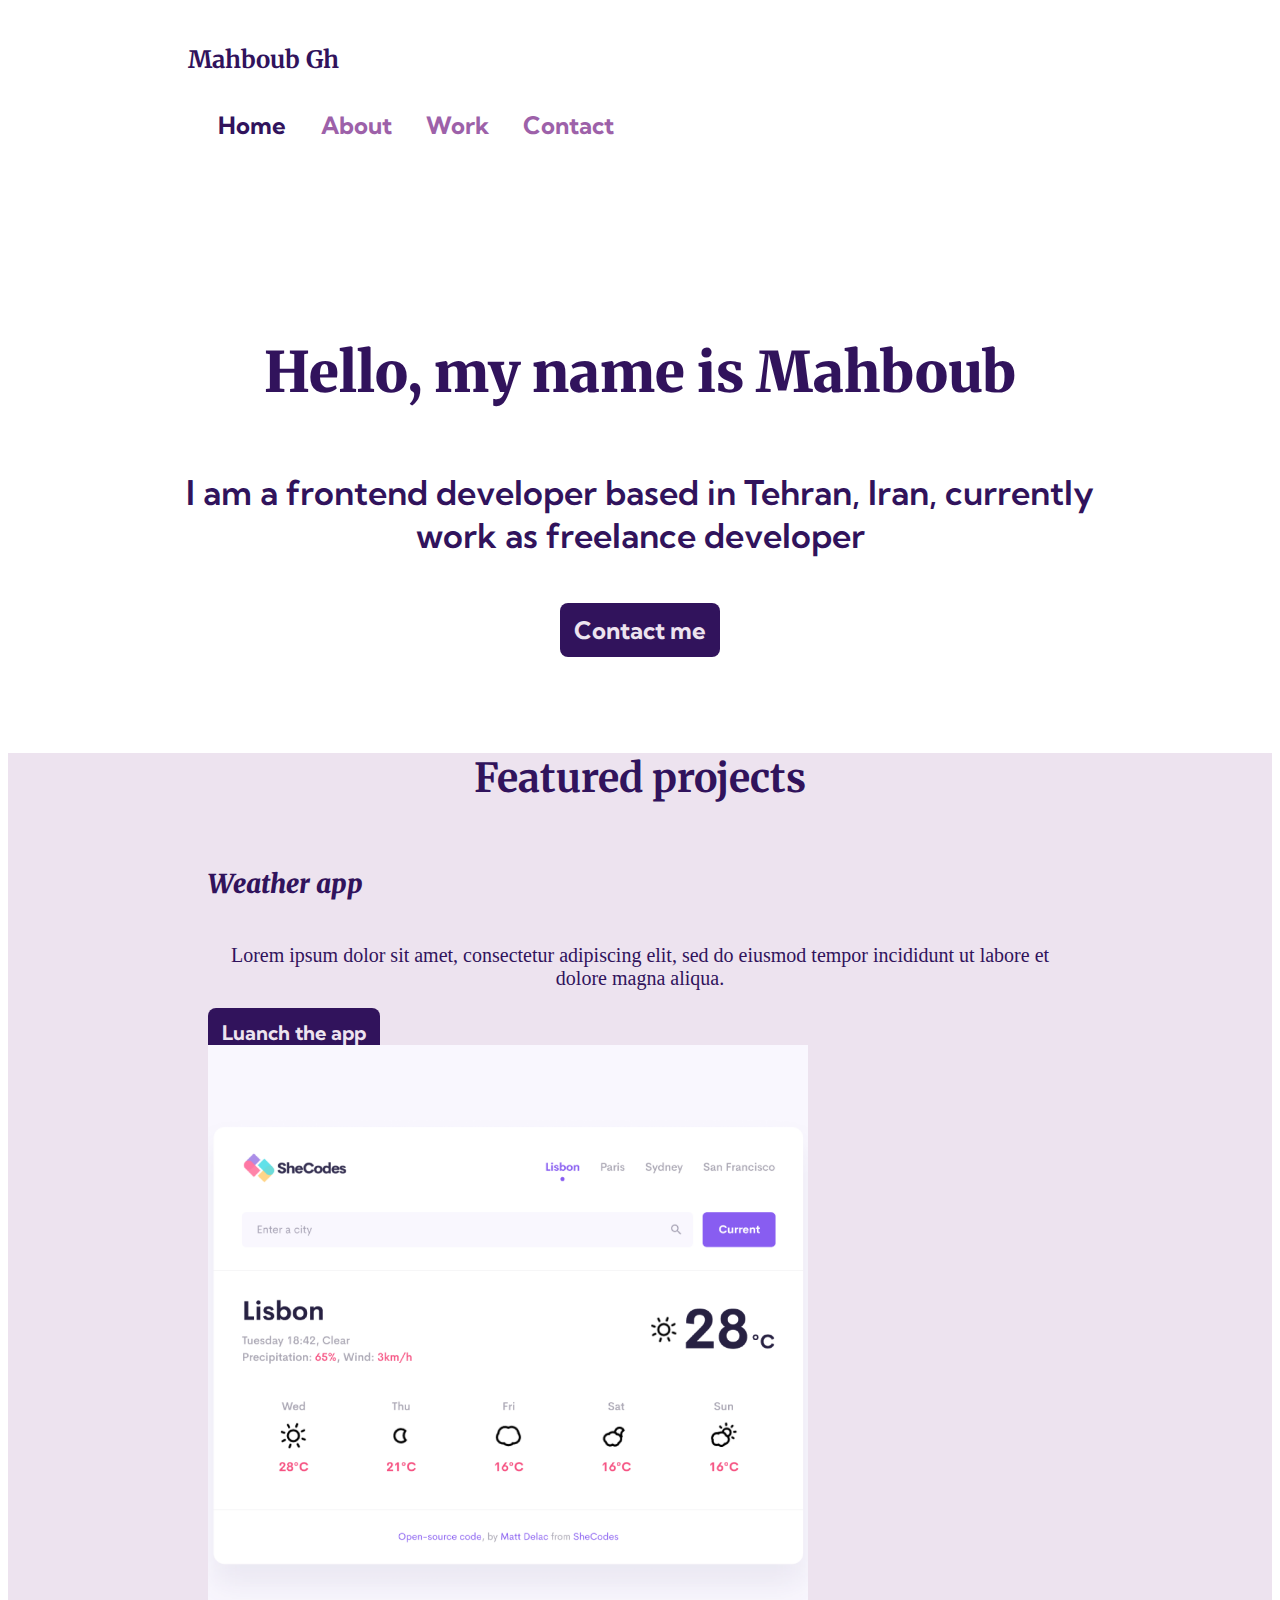
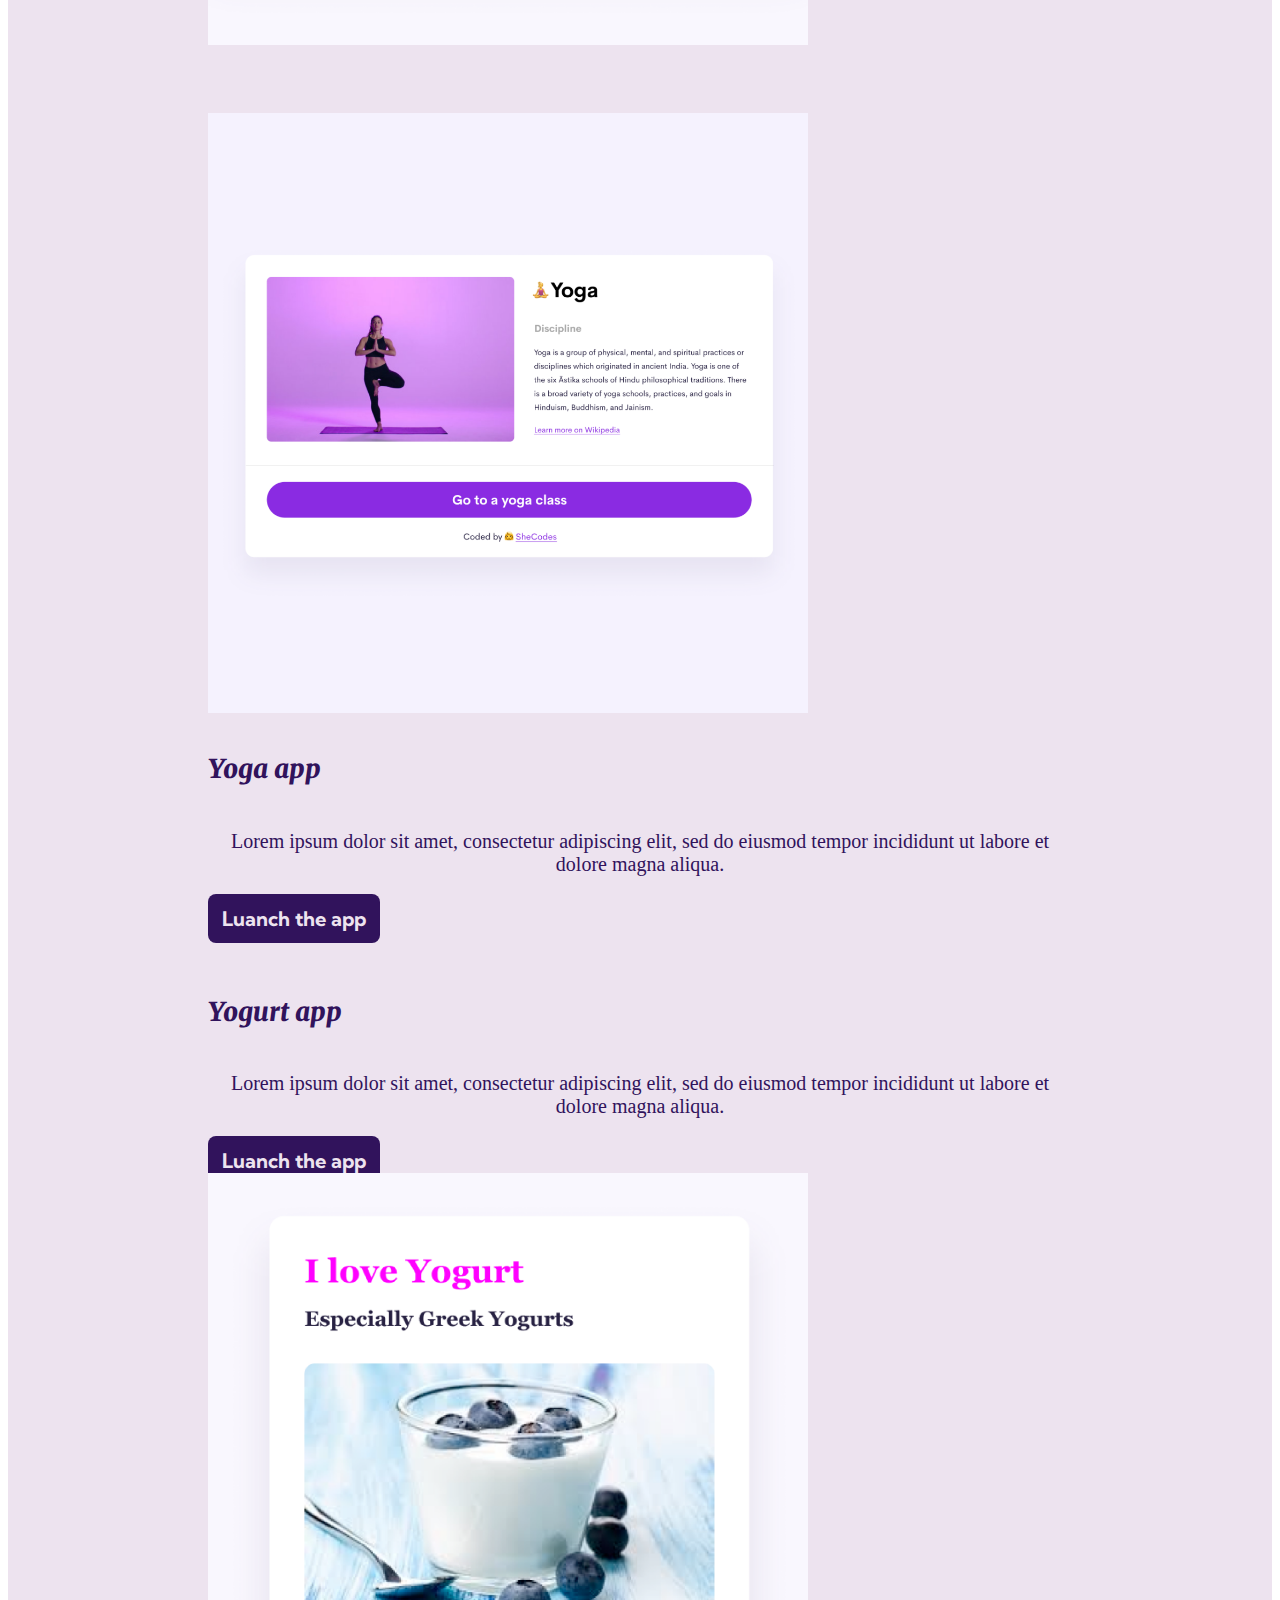
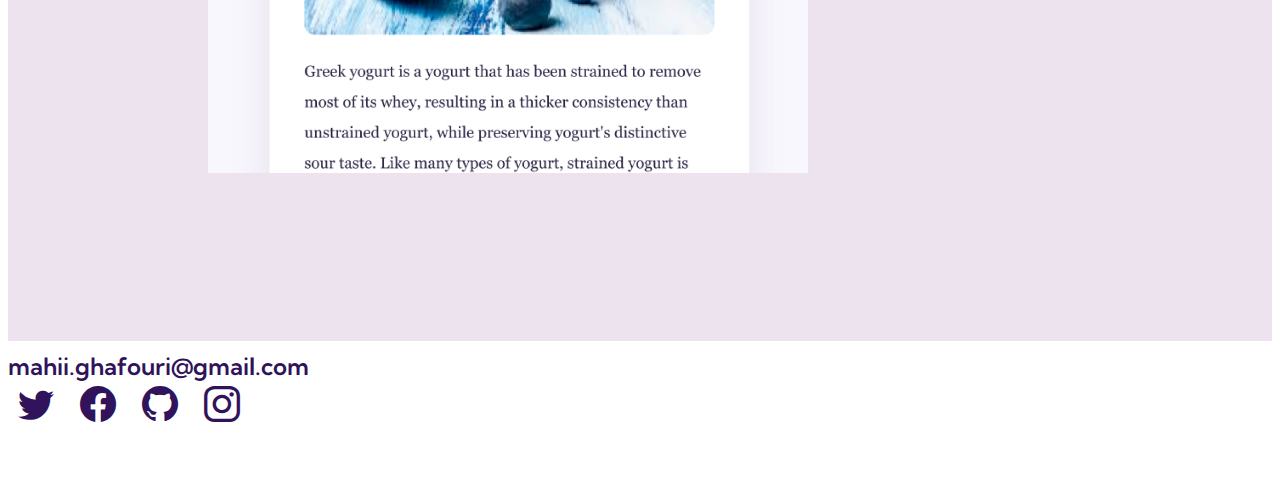
<file: index.html>
<!DOCTYPE html>
<html lang="en">
  <head>
    <meta charset="UTF-8" />
    <meta name="viewport" content="width=device-width, initial-scale=1.0" />
    <meta
      name="description"
      content="Mahii Gahfouri is a frontend developer based in Tehran,Iran"
    />
    <title>frontend developer Mahii Ghafouri</title>

    <link
      href="https://cdn.jsdelivr.net/npm/bootstrap@5.3.1/dist/css/bootstrap.min.css"
      rel="stylesheet"
      integrity="sha384-4bw+/aepP/YC94hEpVNVgiZdgIC5+VKNBQNGCHeKRQN+PtmoHDEXuppvnDJzQIu9"
      crossorigin="anonymous"
    />
    <link rel="stylesheet" href="style/style.css" />
    <link rel="preconnect" href="https://fonts.googleapis.com" />
    <link rel="preconnect" href="https://fonts.gstatic.com" crossorigin />
    <link
      href="https://fonts.googleapis.com/css2?family=Kumbh+Sans:wght@400;600;700&family=Merriweather:ital,wght@0,700;0,900;1,900&display=swap"
      rel="stylesheet"
    />
    <link
      rel="stylesheet"
      href="https://cdn.jsdelivr.net/npm/bootstrap-icons@1.10.5/font/bootstrap-icons.css"
    />
  </head>
  <body>
    <div class="container-fluid">
      <div class="container-fluid">
        <nav class="d-flex justify-content-between">
          <h5>Mahboub Gh</h5>
          <ul class="top-menu">
            <li><a class="active" title="Homepage" href="/">Home </a></li>
            <li>
              <a class="inactive" title="About Mahi" href="/about.html"
                >About</a
              >
            </li>
            <li>
              <a class="inactive" title="Mahi's Work" href="/work.html">Work</a>
            </li>
            <li>
              <a class="inactive" title="contact Mahi" href="/contact.html"
                >Contact</a
              >
            </li>
          </ul>
        </nav>
      </div>
      <div class="hero">
        <h1>Hello, my name is Mahboub</h1>
        <h2>
          I am a frontend developer based in Tehran, Iran, currently work as
          freelance developer
        </h2>
        <a href="/contact.html" title="contact Mahi">Contact me</a>
      </div>
      <div class="works">
        <div class="row">
          <h3 class="title">Featured projects</h3>
        </div>
        <div class="row">
          <div class="col-md description two">
            <h4>Weather app</h4>
            <p>
              Lorem ipsum dolor sit amet, consectetur adipiscing elit, sed do
              eiusmod tempor incididunt ut labore et dolore magna aliqua.
            </p>
            <a
              href="https://vanilla-weather-app-alpha.vercel.app/"
              title="weather application"
              >Luanch the app</a
            >
          </div>

          <div class="col-md image">
            <img
              class="img-responsive"
              src="images/weather.png"
              alt="weather app"
            />
          </div>
        </div>
        <div class="row">
          <div class="col-md image">
            <img class="img-responsive" src="images/yoga.png" alt="Yoga app" />
          </div>
          <div class="col-md description two">
            <h4>Yoga app</h4>
            <p>
              Lorem ipsum dolor sit amet, consectetur adipiscing elit, sed do
              eiusmod tempor incididunt ut labore et dolore magna aliqua.
            </p>
            <a
              href="https://vanilla-weather-app-alpha.vercel.app/"
              title="weather application"
              >Luanch the app</a
            >
          </div>
        </div>
        <div class="row">
          <div class="col-md description two">
            <h4>Yogurt app</h4>
            <p>
              Lorem ipsum dolor sit amet, consectetur adipiscing elit, sed do
              eiusmod tempor incididunt ut labore et dolore magna aliqua.
            </p>
            <a
              href="https://vanilla-weather-app-alpha.vercel.app/"
              title="weather application"
              >Luanch the app</a
            >
          </div>

          <div class="col-md image">
            <img class="img-fluid" src="images/yogurt.png" alt="Yogurt app" />
          </div>
        </div>
      </div>
      <div class="footer d-flex flex-column">
        <a href="mailto:mahii.ghafouri@gmail.com">mahii.ghafouri@gmail.com</a>
        <div class="social">
          <a href="https://twitter.com/">
            <i class="bi bi-twitter"></i>
          </a>
          <a href="https://facebook.com">
            <i class="bi bi-facebook"></i>
          </a>
          <a href="https://github.com/mahboub8061">
            <i class="bi bi-github"></i>
          </a>
          <a
            href="https://instagram.com/mahboub_ghafouri?idshid=NzZIODBkYWE4Ng=="
          >
            <i class="bi bi-instagram"></i>
          </a>
        </div>
      </div>
    </div>
    <script
      src="https://cdn.jsdelivr.net/npm/bootstrap@5.3.1/dist/js/bootstrap.bundle.min.js"
      integrity="sha384-HwwvtgBNo3bZJJLYd8oVXjrBZt8cqVSpeBNS5n7C8IVInixGAoxmnlMuBnhbgrkm"
      crossorigin="anonymous"
    ></script>
  </body>
</html>
</file>
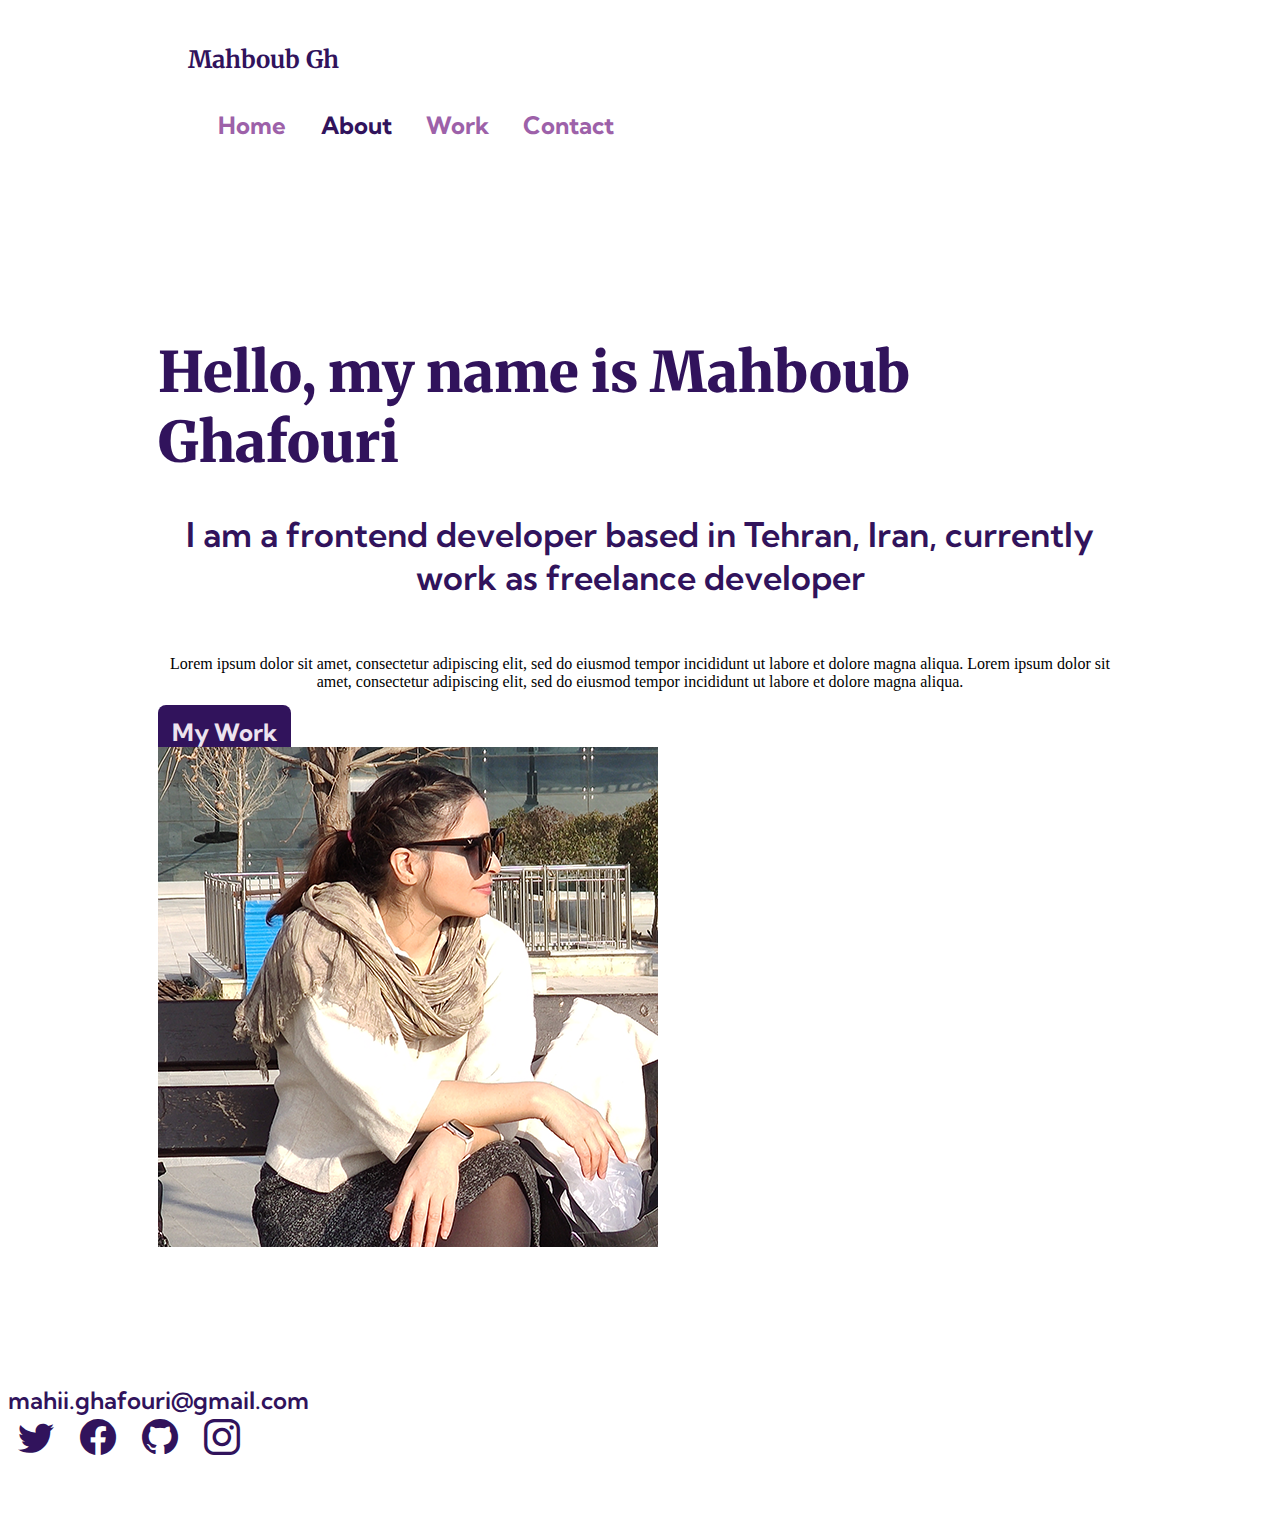
<file: about.html>
<!DOCTYPE html>
<html lang="en">
  <head>
    <meta charset="UTF-8" />
    <meta name="viewport" content="width=device-width, initial-scale=1.0" />
    <title>About me</title>

    <link
      href="https://cdn.jsdelivr.net/npm/bootstrap@5.3.1/dist/css/bootstrap.min.css"
      rel="stylesheet"
      integrity="sha384-4bw+/aepP/YC94hEpVNVgiZdgIC5+VKNBQNGCHeKRQN+PtmoHDEXuppvnDJzQIu9"
      crossorigin="anonymous"
    />
    <link rel="stylesheet" href="style/style.css" />
    <link rel="preconnect" href="https://fonts.googleapis.com" />
    <link rel="preconnect" href="https://fonts.gstatic.com" crossorigin />
    <link
      href="https://fonts.googleapis.com/css2?family=Kumbh+Sans:wght@400;600;700&family=Merriweather:ital,wght@0,700;0,900;1,900&display=swap"
      rel="stylesheet"
    />
    <link
      rel="stylesheet"
      href="https://cdn.jsdelivr.net/npm/bootstrap-icons@1.10.5/font/bootstrap-icons.css"
    />
  </head>
  <body>
    <div class="container-fluid">
      <div class="container-fluid">
        <nav class="d-flex justify-content-between">
          <h5>Mahboub Gh</h5>
          <ul class="top-menu">
            <li><a class="inactive" title="Homepage" href="/">Home </a></li>
            <li>
              <a class="active" title="About Mahi" href="/about.html">About</a>
            </li>
            <li>
              <a class="inactive" title="Mahi's Work" href="/work.html">Work</a>
            </li>
            <li>
              <a class="inactive" title="contact Mahi" href="/contact.html"
                >Contact</a
              >
            </li>
          </ul>
        </nav>
      </div>
      <div class="hero">
        <div class="row">
          <div class="col-md about d-flex flex-column">
            <h1>Hello, my name is Mahboub Ghafouri</h1>
            <h2>
              I am a frontend developer based in Tehran, Iran, currently work as
              freelance developer
            </h2>
            <p>
              Lorem ipsum dolor sit amet, consectetur adipiscing elit, sed do
              eiusmod tempor incididunt ut labore et dolore magna aliqua. Lorem
              ipsum dolor sit amet, consectetur adipiscing elit, sed do eiusmod
              tempor incididunt ut labore et dolore magna aliqua.
            </p>
            <a href="/work.html">My Work</a>
          </div>
          <div class="col-md image-box">
            <img
              class="portfolio-img rounded"
              src="images/portfolio pic.png"
              alt="portfolio image"
            />
          </div>
        </div>
      </div>
      <div class="footer d-flex flex-column">
        <a href="mailto:mahii.ghafouri@gmail.com">mahii.ghafouri@gmail.com</a>
        <div class="social">
          <a href="https://twitter.com/">
            <i class="bi bi-twitter"></i>
          </a>
          <a href="https://facebook.com">
            <i class="bi bi-facebook"></i>
          </a>
          <a href="https://github.com/mahboub8061">
            <i class="bi bi-github"></i>
          </a>
          <a
            href="https://instagram.com/mahboub_ghafouri?idshid=NzZIODBkYWE4Ng=="
          >
            <i class="bi bi-instagram"></i>
          </a>
        </div>
      </div>
    </div>
    <script
      src="https://cdn.jsdelivr.net/npm/bootstrap@5.3.1/dist/js/bootstrap.bundle.min.js"
      integrity="sha384-HwwvtgBNo3bZJJLYd8oVXjrBZt8cqVSpeBNS5n7C8IVInixGAoxmnlMuBnhbgrkm"
      crossorigin="anonymous"
    ></script>
  </body>
</html>
</file>
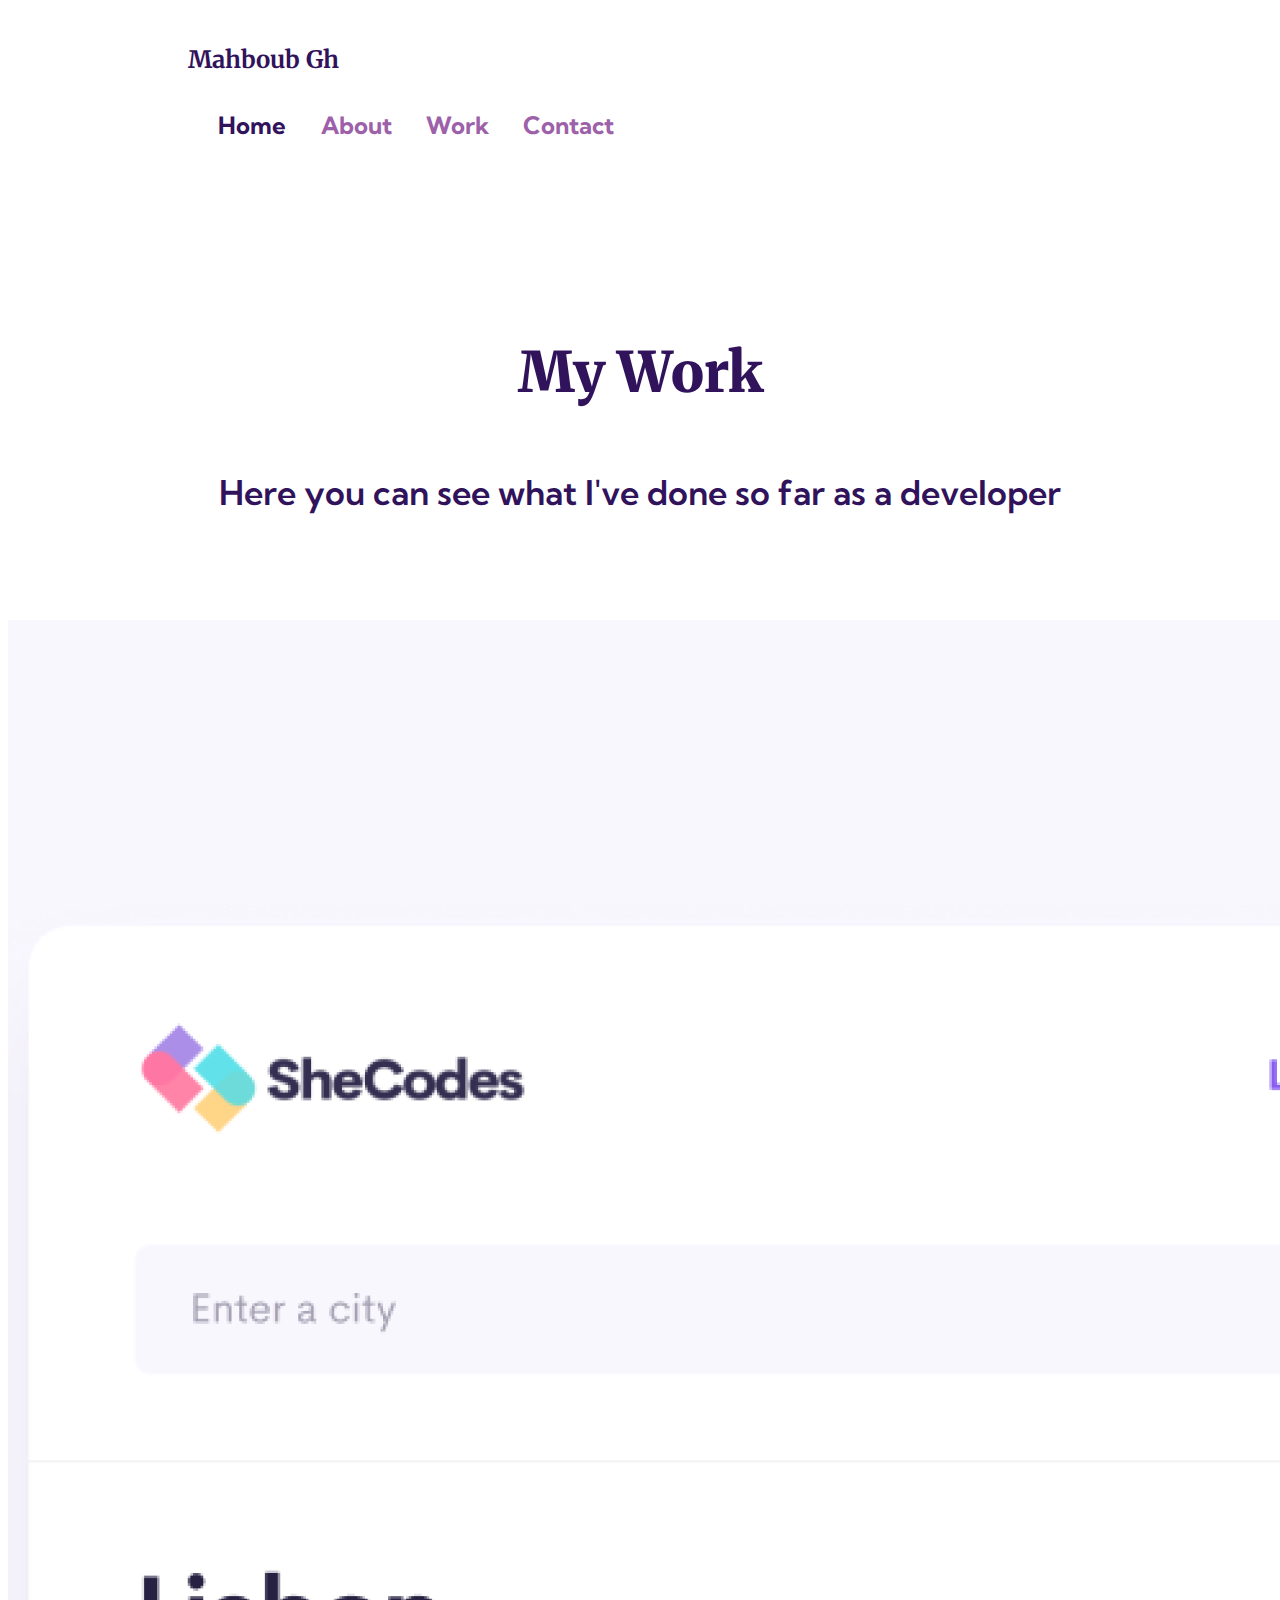
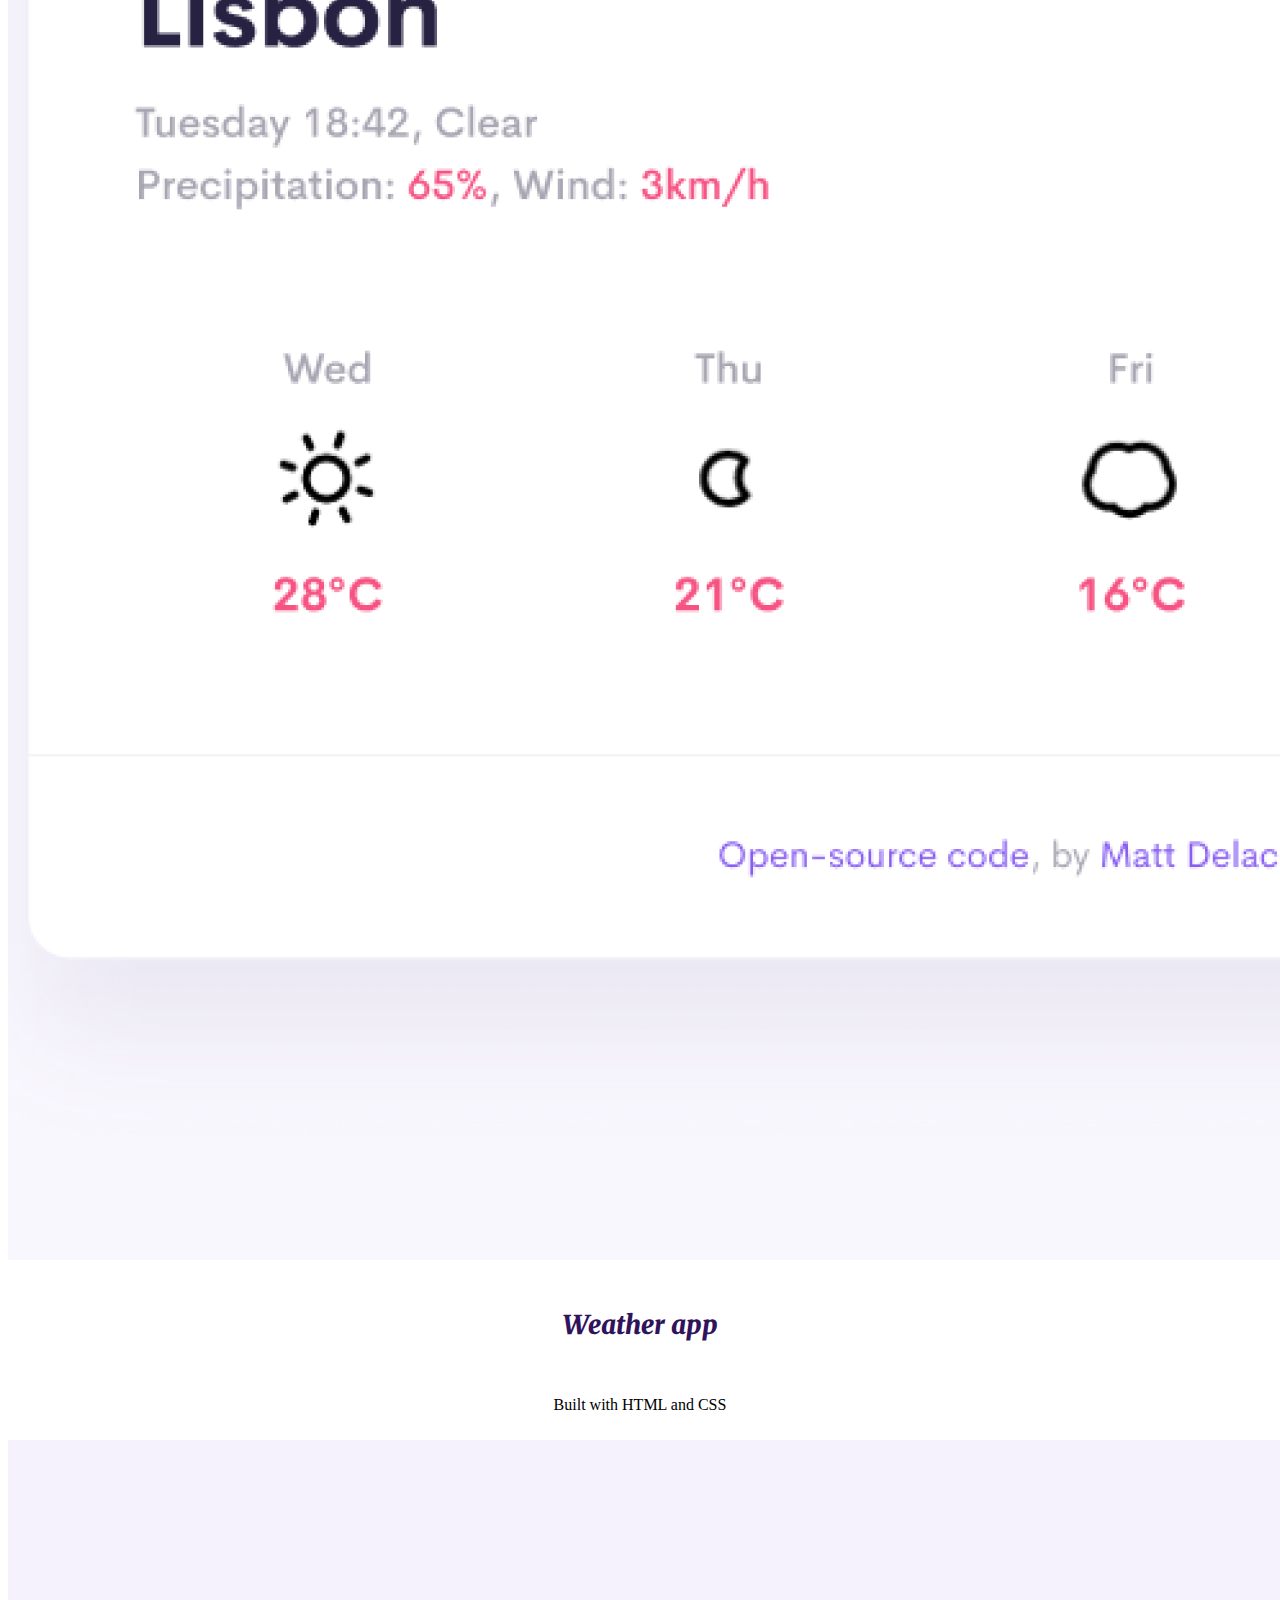
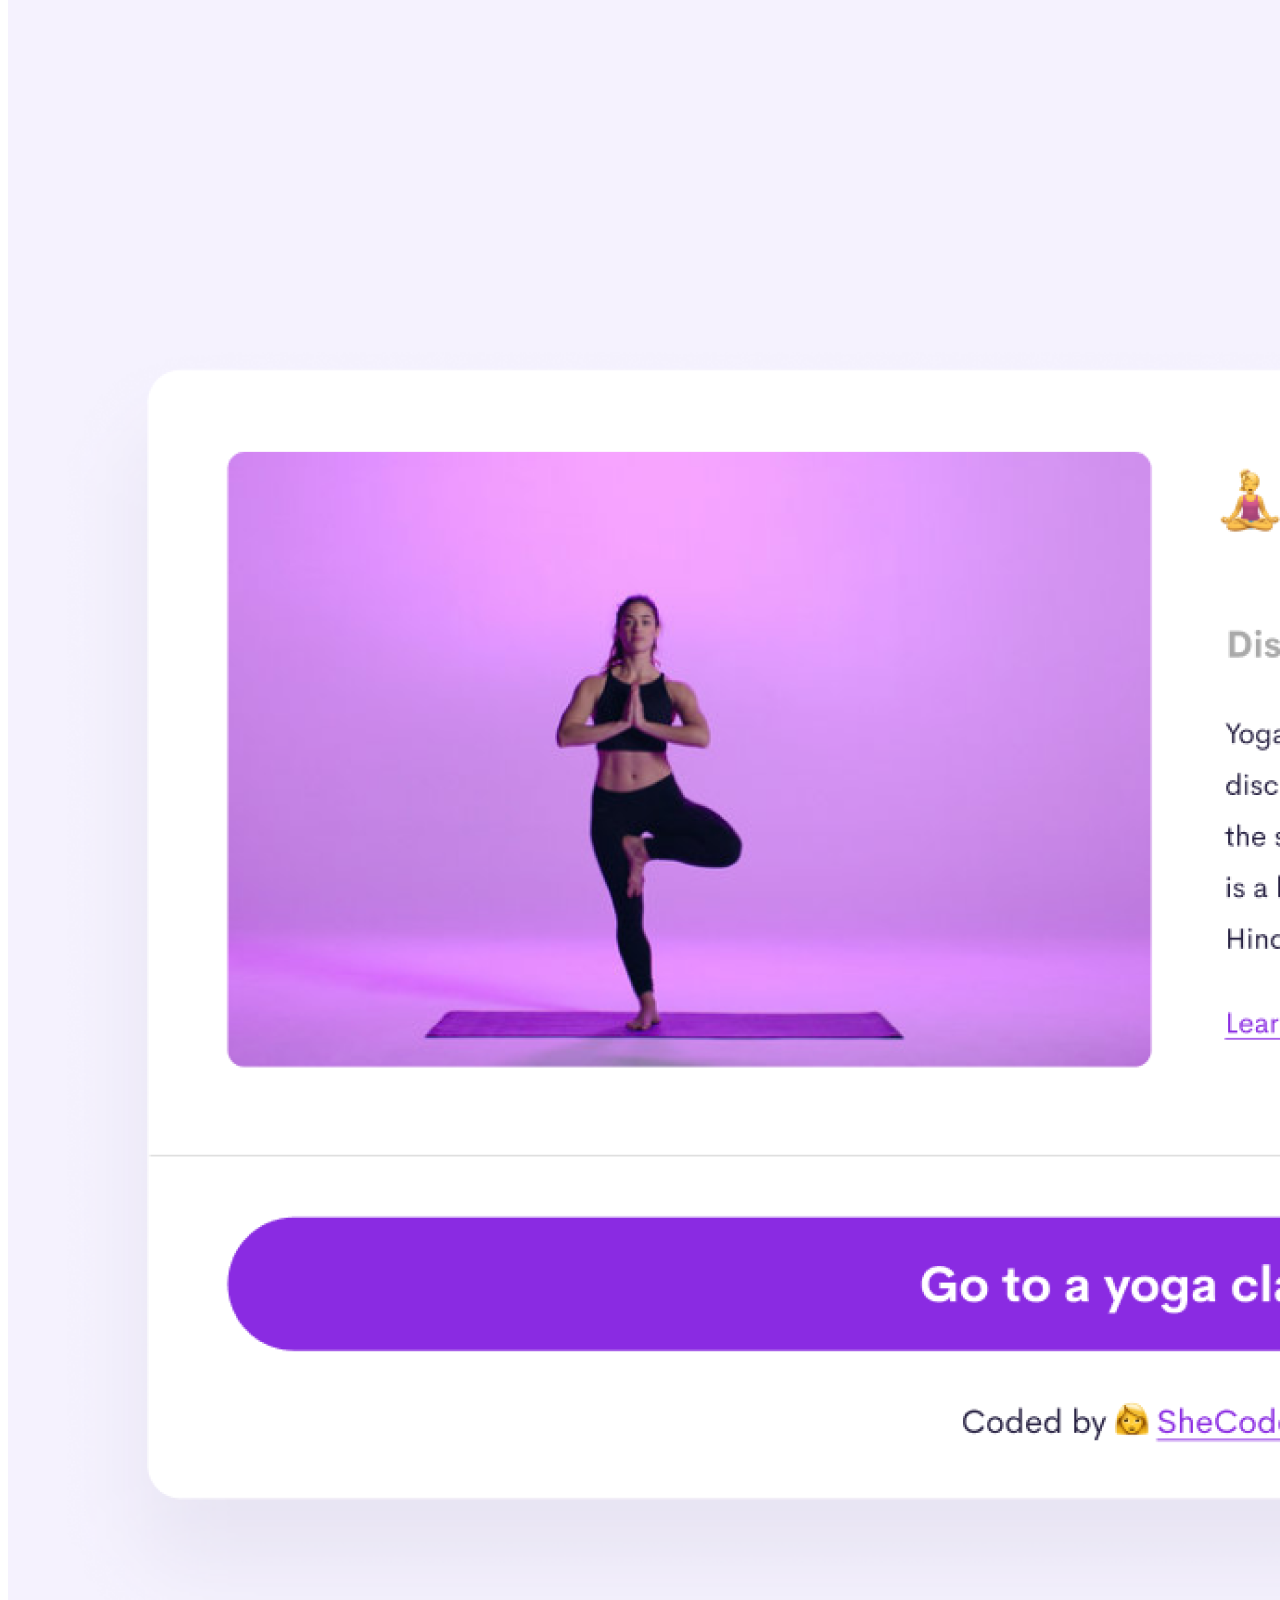
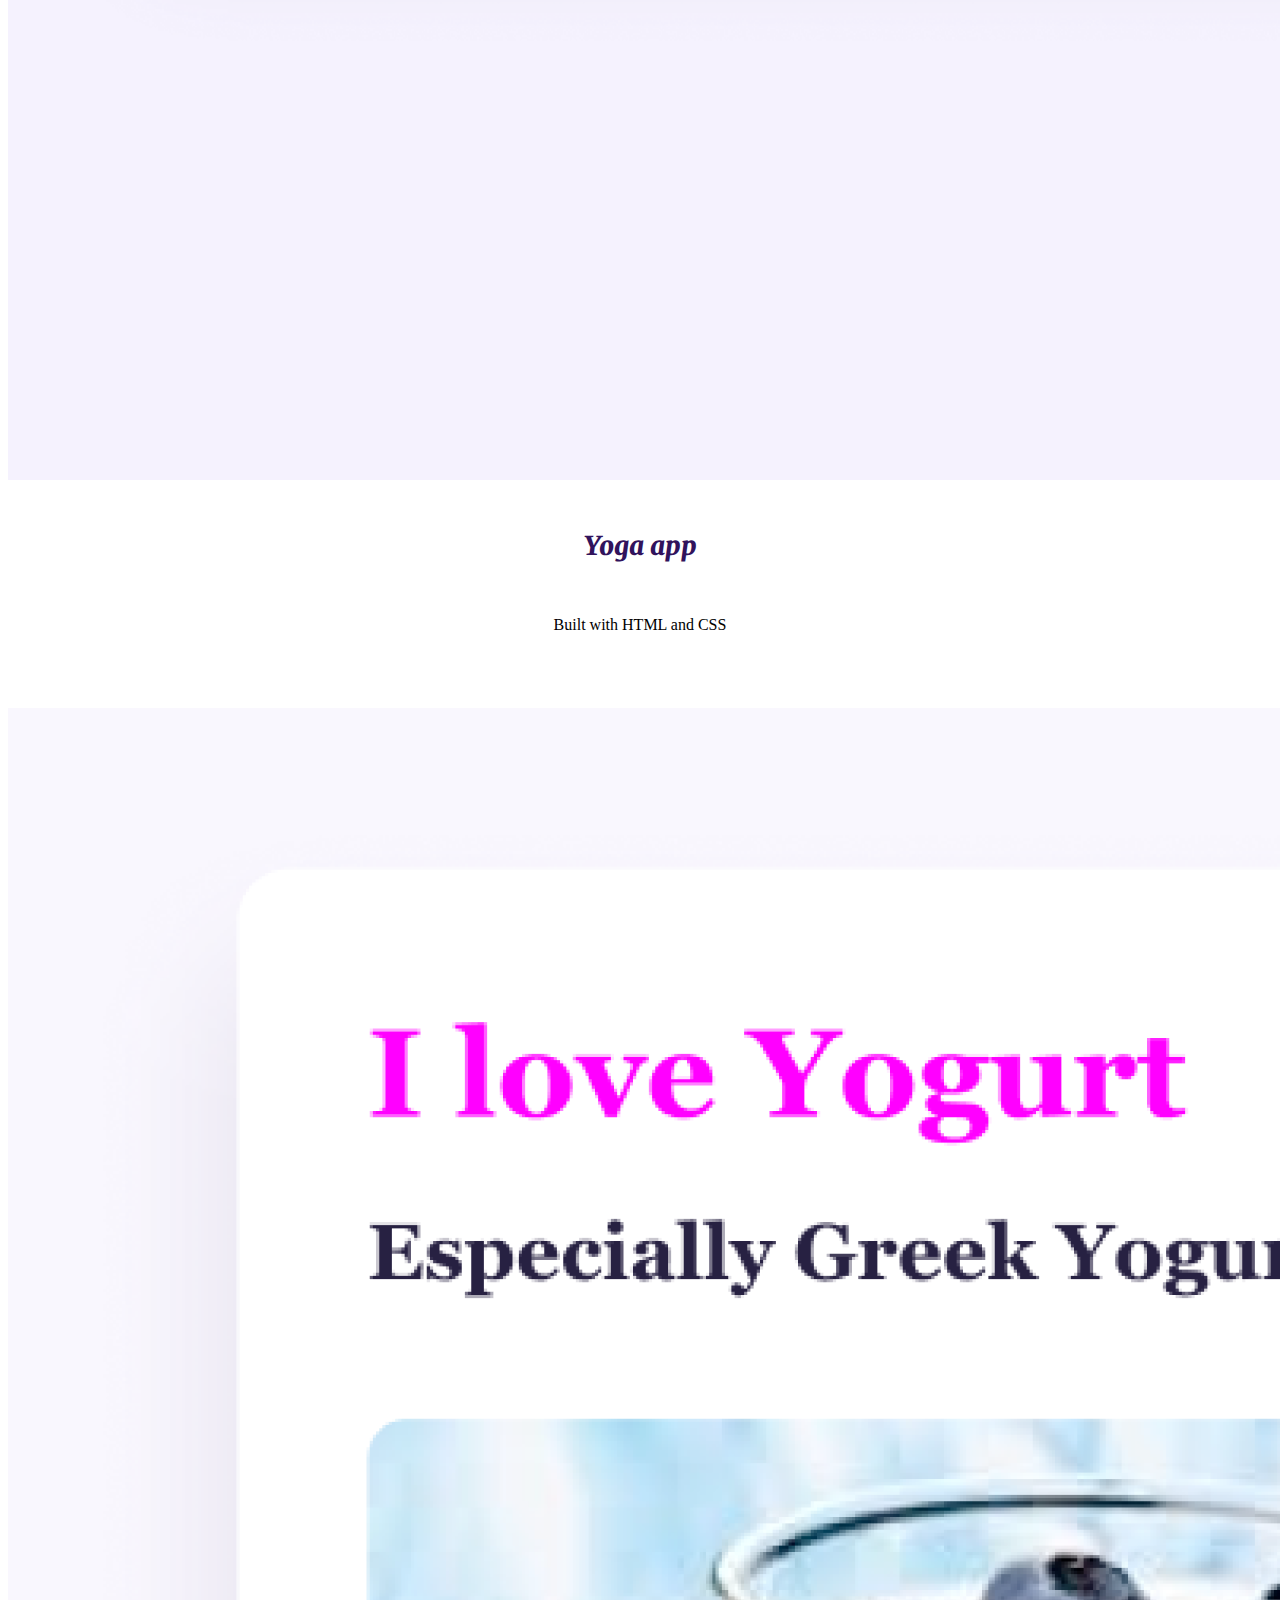
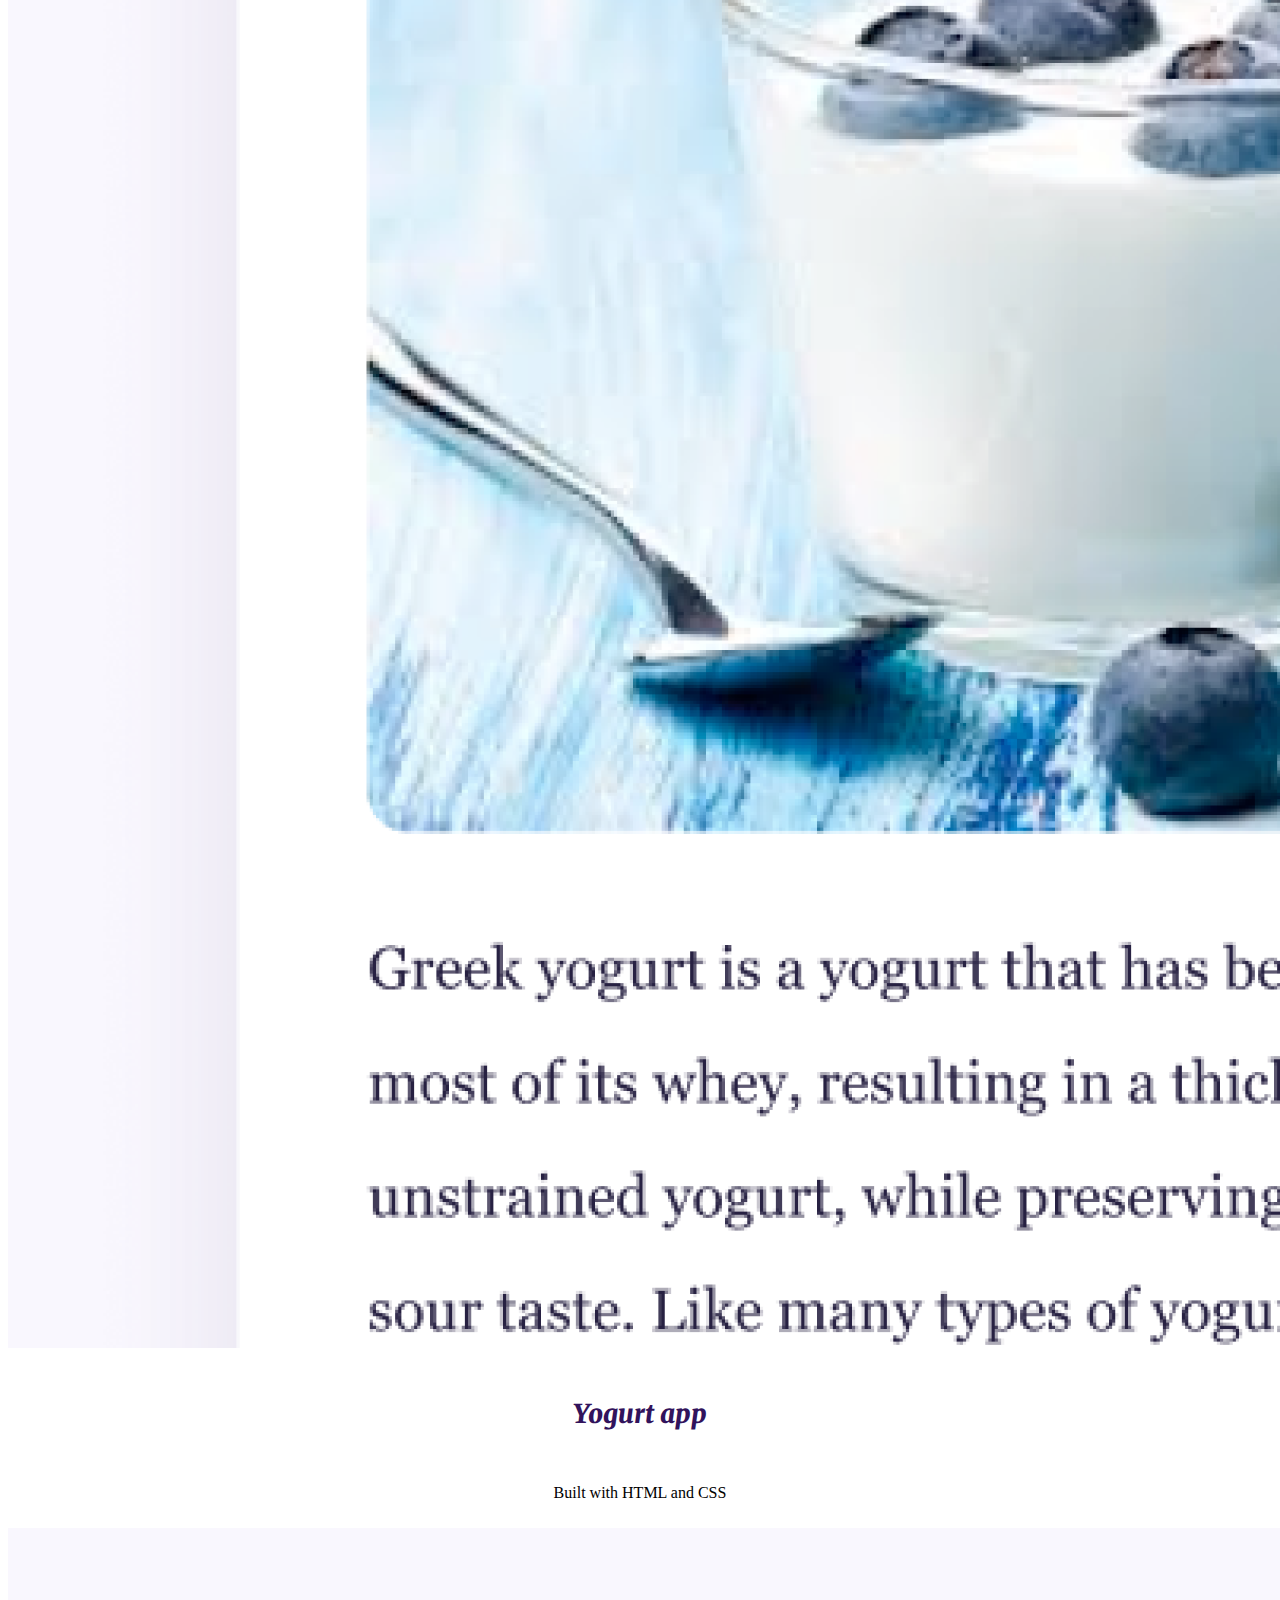
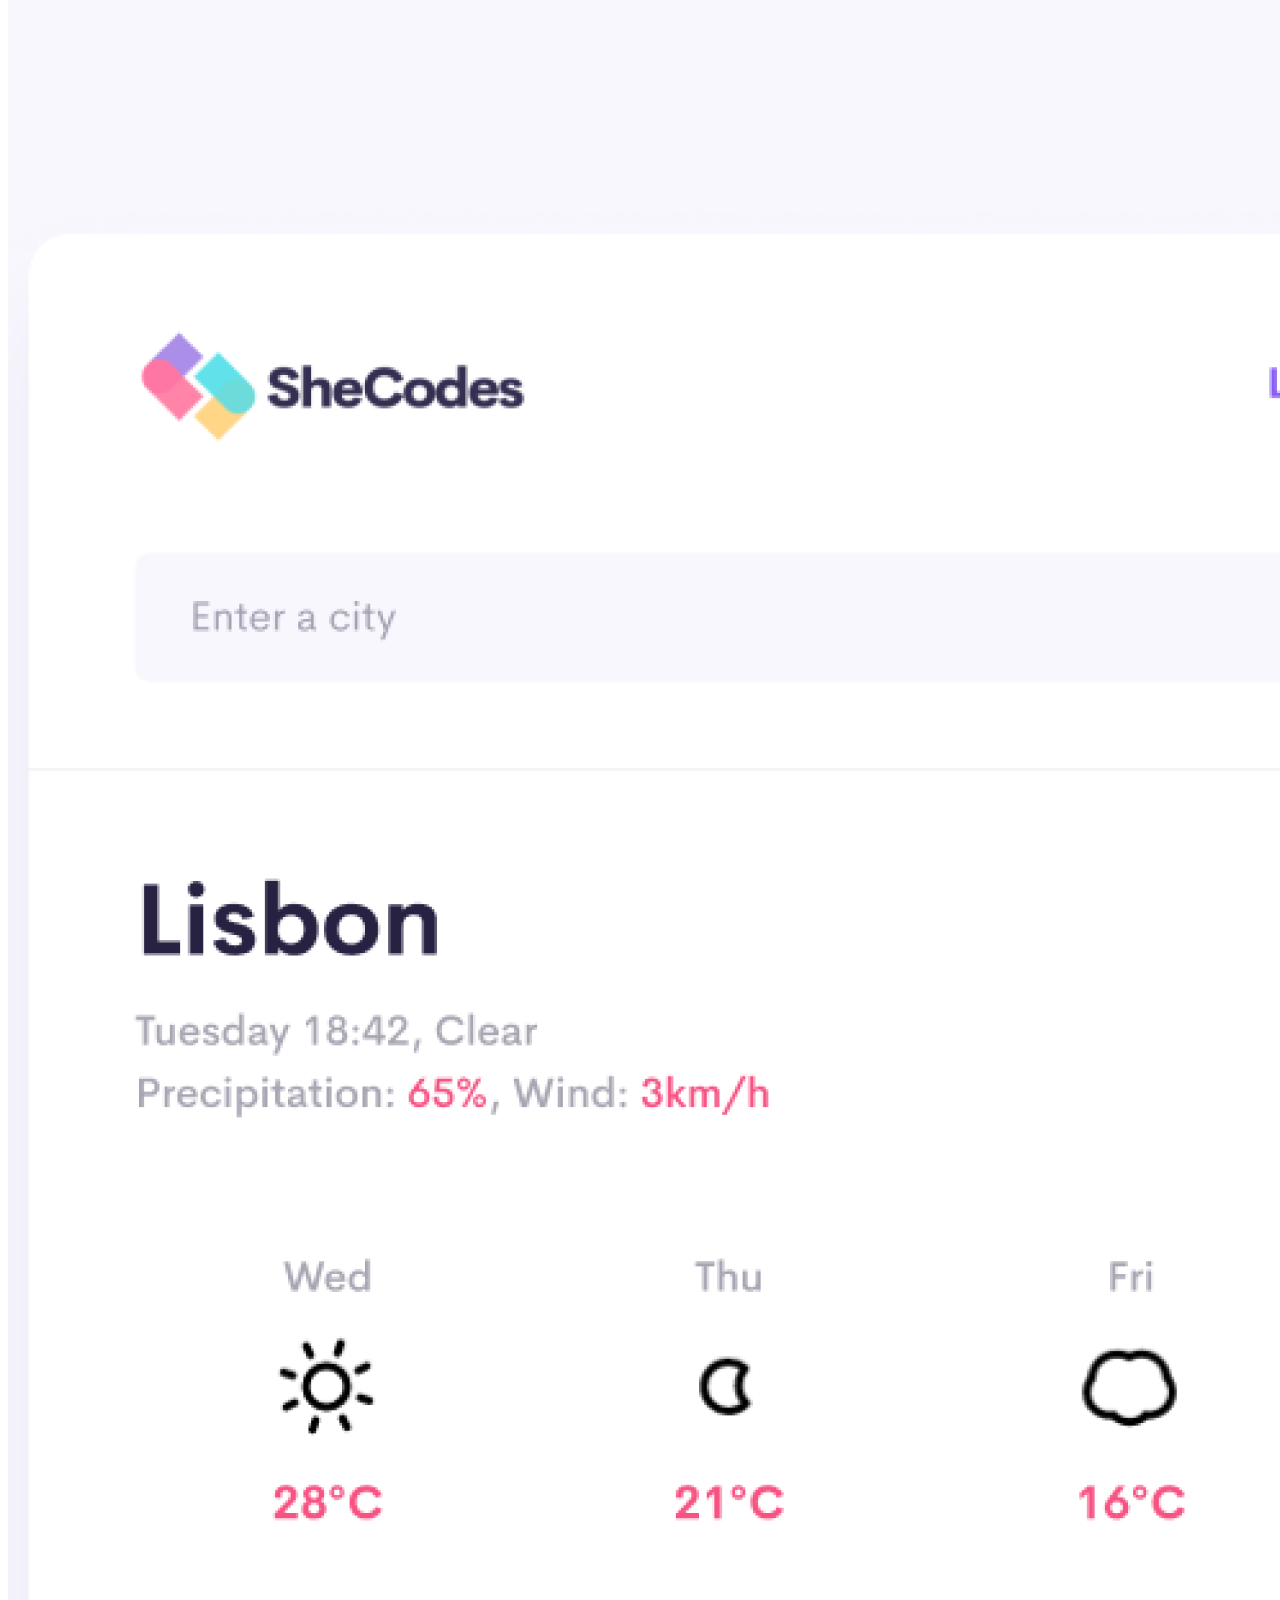
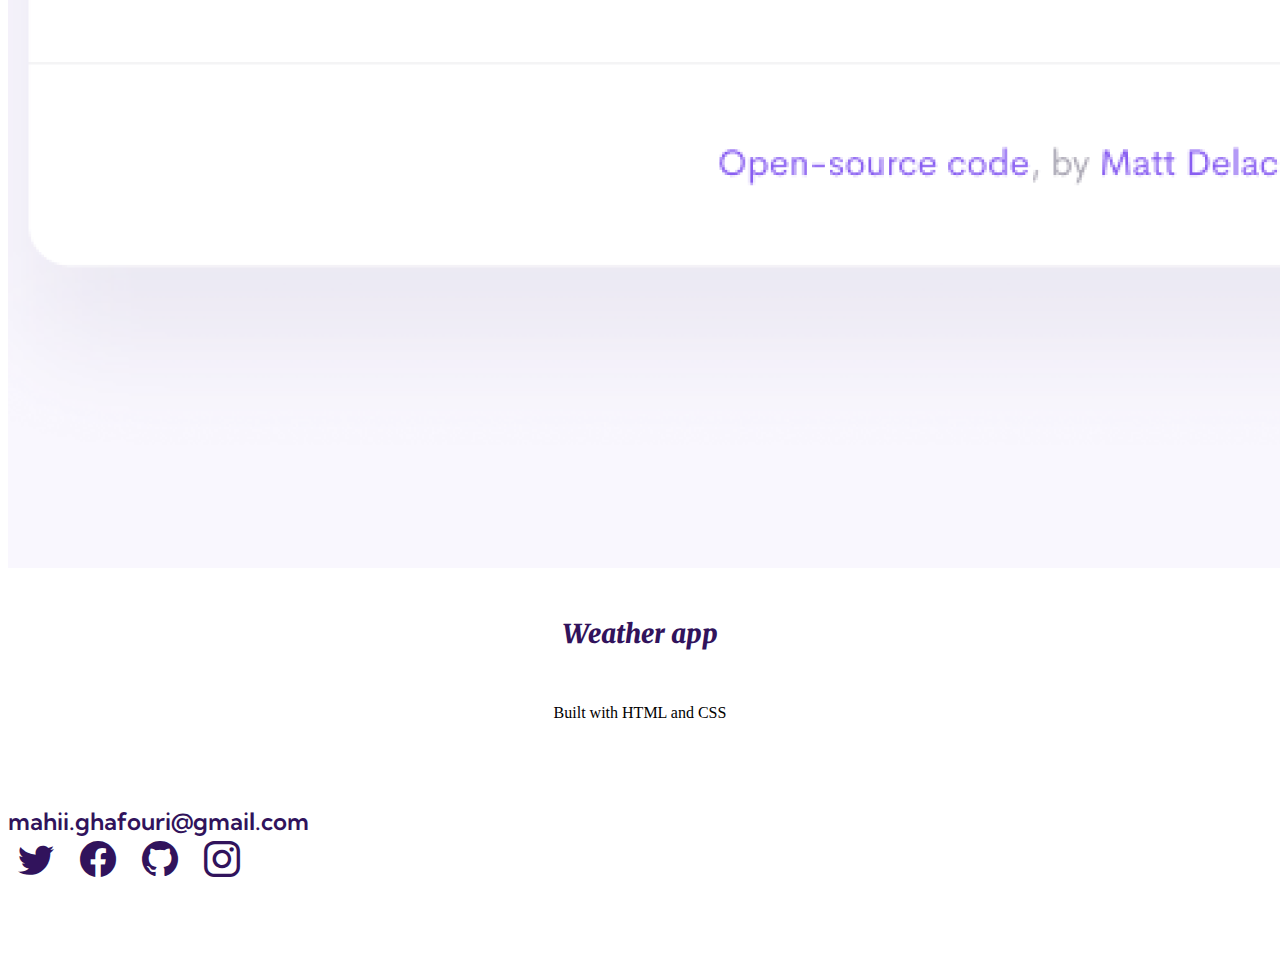
<file: work.html>
<!DOCTYPE html>
<html lang="en">
  <head>
    <meta charset="UTF-8" />
    <meta name="viewport" content="width=device-width, initial-scale=1.0" />
    <title>Work</title>

    <link
      href="https://cdn.jsdelivr.net/npm/bootstrap@5.3.1/dist/css/bootstrap.min.css"
      rel="stylesheet"
      integrity="sha384-4bw+/aepP/YC94hEpVNVgiZdgIC5+VKNBQNGCHeKRQN+PtmoHDEXuppvnDJzQIu9"
      crossorigin="anonymous"
    />
    <link rel="stylesheet" href="style/style.css" />
    <link rel="preconnect" href="https://fonts.googleapis.com" />
    <link rel="preconnect" href="https://fonts.gstatic.com" crossorigin />
    <link
      href="https://fonts.googleapis.com/css2?family=Kumbh+Sans:wght@400;600;700&family=Merriweather:ital,wght@0,700;0,900;1,900&display=swap"
      rel="stylesheet"
    />
    <link
      rel="stylesheet"
      href="https://cdn.jsdelivr.net/npm/bootstrap-icons@1.10.5/font/bootstrap-icons.css"
    />
  </head>
  <body>
    <div class="container-fluid">
      <div class="container-fluid">
        <nav class="d-flex justify-content-between">
          <h5>Mahboub Gh</h5>
          <ul class="top-menu">
            <li><a class="active" title="Homepage" href="/">Home </a></li>
            <li>
              <a class="inactive" title="About Mahi" href="/about.html"
                >About</a
              >
            </li>
            <li>
              <a class="inactive" title="Mahi's Work" href="/work.html">Work</a>
            </li>
            <li>
              <a class="inactive" title="contact Mahi" href="/contact.html"
                >Contact</a
              >
            </li>
          </ul>
        </nav>
      </div>
      <div class="hero">
        <h1>My Work</h1>
        <h2>Here you can see what I've done so far as a developer</h2>
      </div>
      <div>
        <div class="row">
          <div class="col-md work-gallery">
            <img class="img-fluid" src="images/weather.png" alt="Weather" />
            <h4>Weather app</h4>
            <p>Built with HTML and CSS</p>
          </div>
          <div class="col-md work-gallery">
            <img class="img-fluid" src="images/yoga.png" alt="yoga app" />
            <h4>Yoga app</h4>
            <p>Built with HTML and CSS</p>
          </div>
        </div>
        <div class="row">
          <div class="col-md work-gallery">
            <img class="img-fluid" src="images/yogurt.png" alt="yogurt" />
            <h4>Yogurt app</h4>
            <p>Built with HTML and CSS</p>
          </div>
          <div class="col-md work-gallery">
            <img class="img-fluid" src="images/weather.png" alt="Weather" />
            <h4>Weather app</h4>
            <p>Built with HTML and CSS</p>
          </div>
        </div>
      </div>
      <div class="footer d-flex flex-column">
        <a href="mailto:mahii.ghafouri@gmail.com">mahii.ghafouri@gmail.com</a>
        <div class="social">
          <a href="https://twitter.com/">
            <i class="bi bi-twitter"></i>
          </a>
          <a href="https://facebook.com">
            <i class="bi bi-facebook"></i>
          </a>
          <a href="https://github.com/mahboub8061">
            <i class="bi bi-github"></i>
          </a>
          <a
            href="https://instagram.com/mahboub_ghafouri?idshid=NzZIODBkYWE4Ng=="
          >
            <i class="bi bi-instagram"></i>
          </a>
        </div>
      </div>
    </div>
    <script
      src="https://cdn.jsdelivr.net/npm/bootstrap@5.3.1/dist/js/bootstrap.bundle.min.js"
      integrity="sha384-HwwvtgBNo3bZJJLYd8oVXjrBZt8cqVSpeBNS5n7C8IVInixGAoxmnlMuBnhbgrkm"
      crossorigin="anonymous"
    ></script>
  </body>
</html>
</file>
<file: style/style.css>
:root {
  --primary-color: #31135c;
  --secondary-color: #9d61a9;
  --bg-color: #ede3ef;
}
.hero {
  display: flex;
  flex-direction: column;
  align-items: center;
  margin-top: 100px;
  padding: 60px 150px 60px 150px;
}
h1 {
  font-family: "Merriweather", serif;
  font-size: 56px;
  color: var(--primary-color);
  font-weight: 900;
  margin-bottom: 36px;
}
h2 {
  font-size: 34px;
  color: var(--primary-color);
  font-weight: 600;
  font-family: "Kumbh Sans", sans-serif;
  text-align: center;
  margin-bottom: 46px;
}

.hero a {
  font-family: "Kumbh Sans", sans-serif;
  font-size: 24px;
  text-decoration: none;
  color: var(--bg-color);
  padding: 12px 14px;
  background-color: var(--primary-color);
  border-radius: 8px;
  font-weight: 700;
}
.works {
  padding-left: 200px;
  padding-right: 200px;
  background-color: var(--bg-color);
  padding-bottom: 100px;
}
.works a {
  font-family: "Kumbh Sans", sans-serif;
  font-size: 20px;
  text-decoration: none;
  color: var(--bg-color);
  padding: 12px 14px;
  background-color: var(--primary-color);
  border-radius: 8px;
  font-weight: 700;
}
h3 {
  font-family: "Merriweather", serif;
  font-weight: 700;
  font-size: 40px;
  color: var(--primary-color);
}
h4 {
  font-family: "Merriweather", serif;
  font-weight: 900;
  font-size: 26px;
  color: var(--primary-color);
  font-style: italic;
}
h5 {
  font-family: "Merriweather", serif;
  font-weight: 700;
  font-size: 24px;
  color: var(--primary-color);
}
nav {
  margin-top: 44px;
  margin-left: 180px;
  margin-right: 180px;
}
.top-menu {
  margin: 0px;
  padding: 0px;
}
.top-menu li {
  display: inline;
  margin-left: 30px;
  line-height: 20px;
}
.active {
  color: var(--primary-color);
}
.inactive {
  color: var(--secondary-color);
}
.top-menu li a {
  text-decoration: none;
  font-family: "Kumbh Sans", sans-serif;
  font-weight: 700;
  font-size: 24px;
  transition: all 150ms ease-in-out;
}
.top-menu li a:hover,
acttive {
  color: var(--primary-color);
}

.app-button {
  background-color: var(--primary-color);
  font-family: "Kumbh Sans", sans-serif;
  font-size: 20px;
  font-weight: 700;
  color: var(--bg-color);
}

.works p {
  font-size: 20px;
  color: var(--primary-color);
}
.title {
  text-align: center;
  margin-top: 36px;
  margin-bottom: 64px;
}

.image img {
  max-width: 600px;
  height: auto;
}
.row {
  margin-bottom: 64px;
}

.footer {
  padding-top: 10px;
  align-items: center;

  padding-bottom: 64px;
}
.footer a {
  font-family: "Kumbh Sans", sans-serif;
  font-size: 24px;
  color: var(--primary-color);
  text-decoration: none;
  font-weight: 600;
  margin-bottom: 40px;
}
.social i {
  font-size: 36px;
  color: var(--primary-color);
  margin: 10px;
}
@media (max-width: 768px) {
  .top-menu li a {
    font-size: 16px;
  }
  .top-menu li {
    margin-left: 5px;
  }
  nav {
    margin-left: 0px;
    margin-right: 0px;
  }
  .hero {
    padding: 30px;
    text-align: center;
  }
  h1 {
    font-size: 26px;
  }
  h2 {
    font-size: 18px;
  }
  h3 {
    font-size: 24px;
  }
  h4 {
    font-size: 20px;
    text-align: center;
  }
  h5 {
    font-size: 16px;
  }
  p {
    font-size: 16px;
  }
  .works {
    padding-left: 24px;
    padding-right: 24px;
  }
  .description {
    text-align: center;
  }

  .hero a {
    font-size: 16px;
  }
  .app-button {
    font-size: 16px;
  }
  .image {
    display: none;
  }
  .footer a {
    font-size: 16px;
  }
}

/* about page */
.portfilio-img {
  max-width: 100%;
  height: auto;
  padding: 20px;
}
.image-box {
  border-radius: 50px;
}

.about a {
  align-self: center;
}
/* work page */
.work-gallery h4,
p {
  text-align: center;
  padding: 10px;
}
.hello {
  text-decoration: none;
  font-size: 30px;
  font-family: "Kumbh Sans", sans-serif;

  color: var(--primary-color);
  font-weight: bold;
  padding: 10px;
}
.icon {
  font-size: 36px;
  color: var(--primary-color);
  padding: 10px;
}
.contact-me {
  background-color: var(--bg-color);
  padding: 30px 0px 50px 0px;
}
</file>
